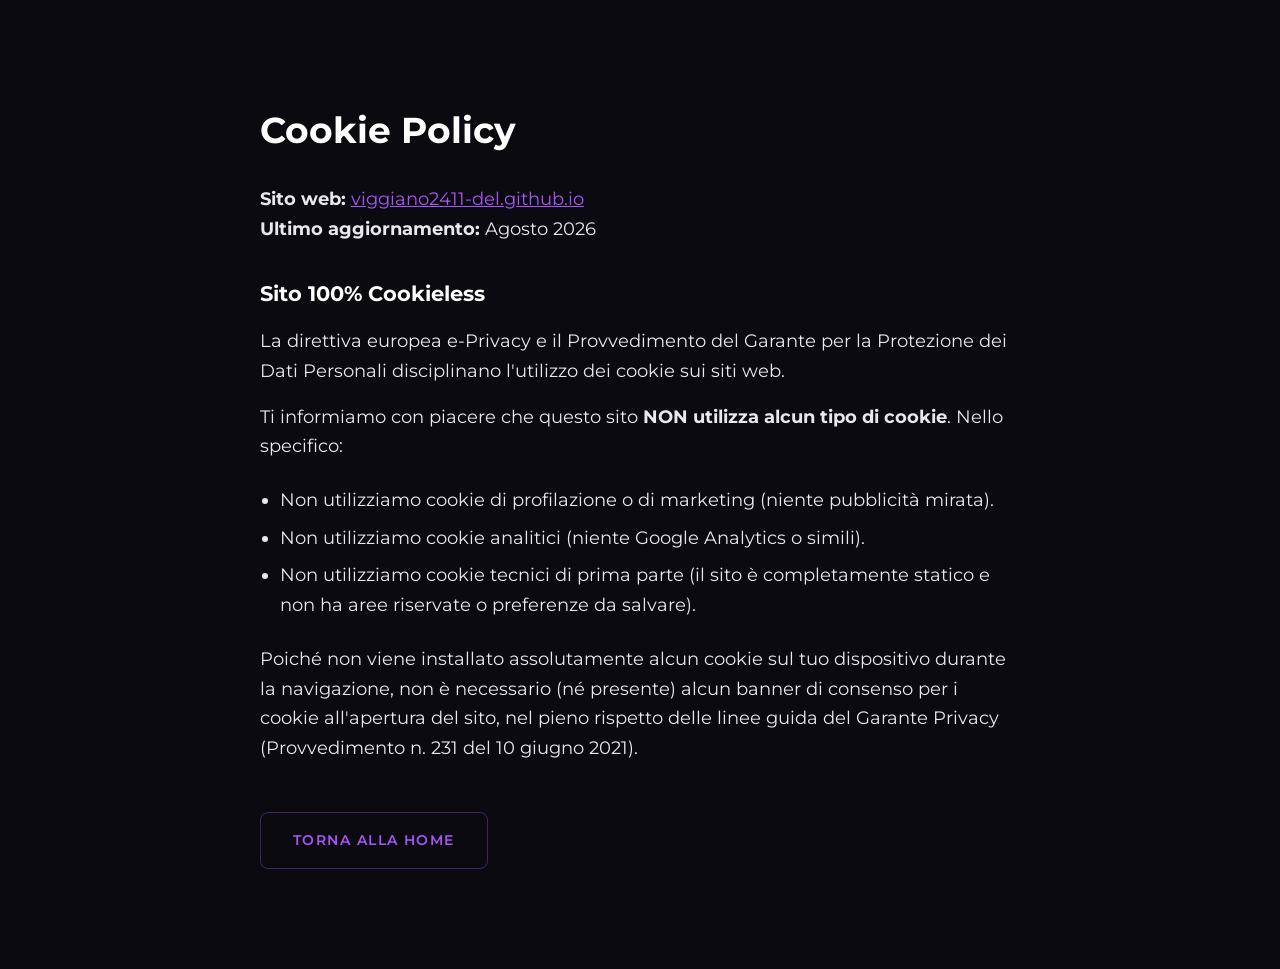
<file: cookie.html>
<!DOCTYPE html>
<html lang="it">
<head>
  <meta charset="UTF-8">
  <meta name="viewport" content="width=device-width, initial-scale=1.0">
  <title>Cookie Policy - Luigi Viggiano</title>
  <meta name="description" content="Cookie Policy del sito portfolio di Luigi Viggiano">
    <link rel="preconnect" href="https://fonts.googleapis.com">
  <link rel="preconnect" href="https://fonts.gstatic.com" crossorigin>
  <link rel="stylesheet" href="css/style.css?v=6">
  <link rel="icon" type="image/webp" href="favicon.webp">

  <!-- Schema.org per Personal Branding -->
  <script type="application/ld+json">
  {
    "@context": "https://schema.org",
    "@type": "Person",
    "name": "Luigi Viggiano",
    "jobTitle": "UI/UX Designer",
    "url": "https://viggiano2411-del.github.io/",
    "sameAs": [
      "https://www.linkedin.com/in/luigi-viggiano/",
      "https://www.behance.net/luigiviggiano"
    ]
  }
  </script>
</head>
<body>
  <div class="container" style="padding: 100px 20px; max-width: 800px;">
    <h1 style="margin-bottom: 24px; color: var(--fg);">Cookie Policy</h1>
    
    <div style="color: var(--text); line-height: 1.65; font-size: 1rem;">
      <p style="margin-bottom: 24px;"><strong>Sito web:</strong> <a href="https://viggiano2411-del.github.io" style="color: var(--accent2);">viggiano2411-del.github.io</a><br>
      <strong>Ultimo aggiornamento:</strong> Agosto 2026</p>

      <h3 style="color: var(--fg); margin-top: 32px; margin-bottom: 16px;">Sito 100% Cookieless</h3>
      <p style="margin-bottom: 16px;">La direttiva europea e-Privacy e il Provvedimento del Garante per la Protezione dei Dati Personali disciplinano l'utilizzo dei cookie sui siti web.</p>
      
      <p style="margin-bottom: 24px;">Ti informiamo con piacere che questo sito <strong>NON utilizza alcun tipo di cookie</strong>. Nello specifico:</p>

      <ul style="margin-bottom: 24px; margin-left: 20px;">
        <li style="margin-bottom: 8px;">Non utilizziamo cookie di profilazione o di marketing (niente pubblicità mirata).</li>
        <li style="margin-bottom: 8px;">Non utilizziamo cookie analitici (niente Google Analytics o simili).</li>
        <li style="margin-bottom: 8px;">Non utilizziamo cookie tecnici di prima parte (il sito è completamente statico e non ha aree riservate o preferenze da salvare).</li>
      </ul>

      <p style="margin-bottom: 24px;">Poiché non viene installato assolutamente alcun cookie sul tuo dispositivo durante la navigazione, non è necessario (né presente) alcun banner di consenso per i cookie all'apertura del sito, nel pieno rispetto delle linee guida del Garante Privacy (Provvedimento n. 231 del 10 giugno 2021).</p>
      
      <div style="margin-top: 48px;">
        <a href="index.html" class="btn btn-ghost">Torna alla Home</a>
      </div>
    </div>
  </div>
</body>
</html>
</file>
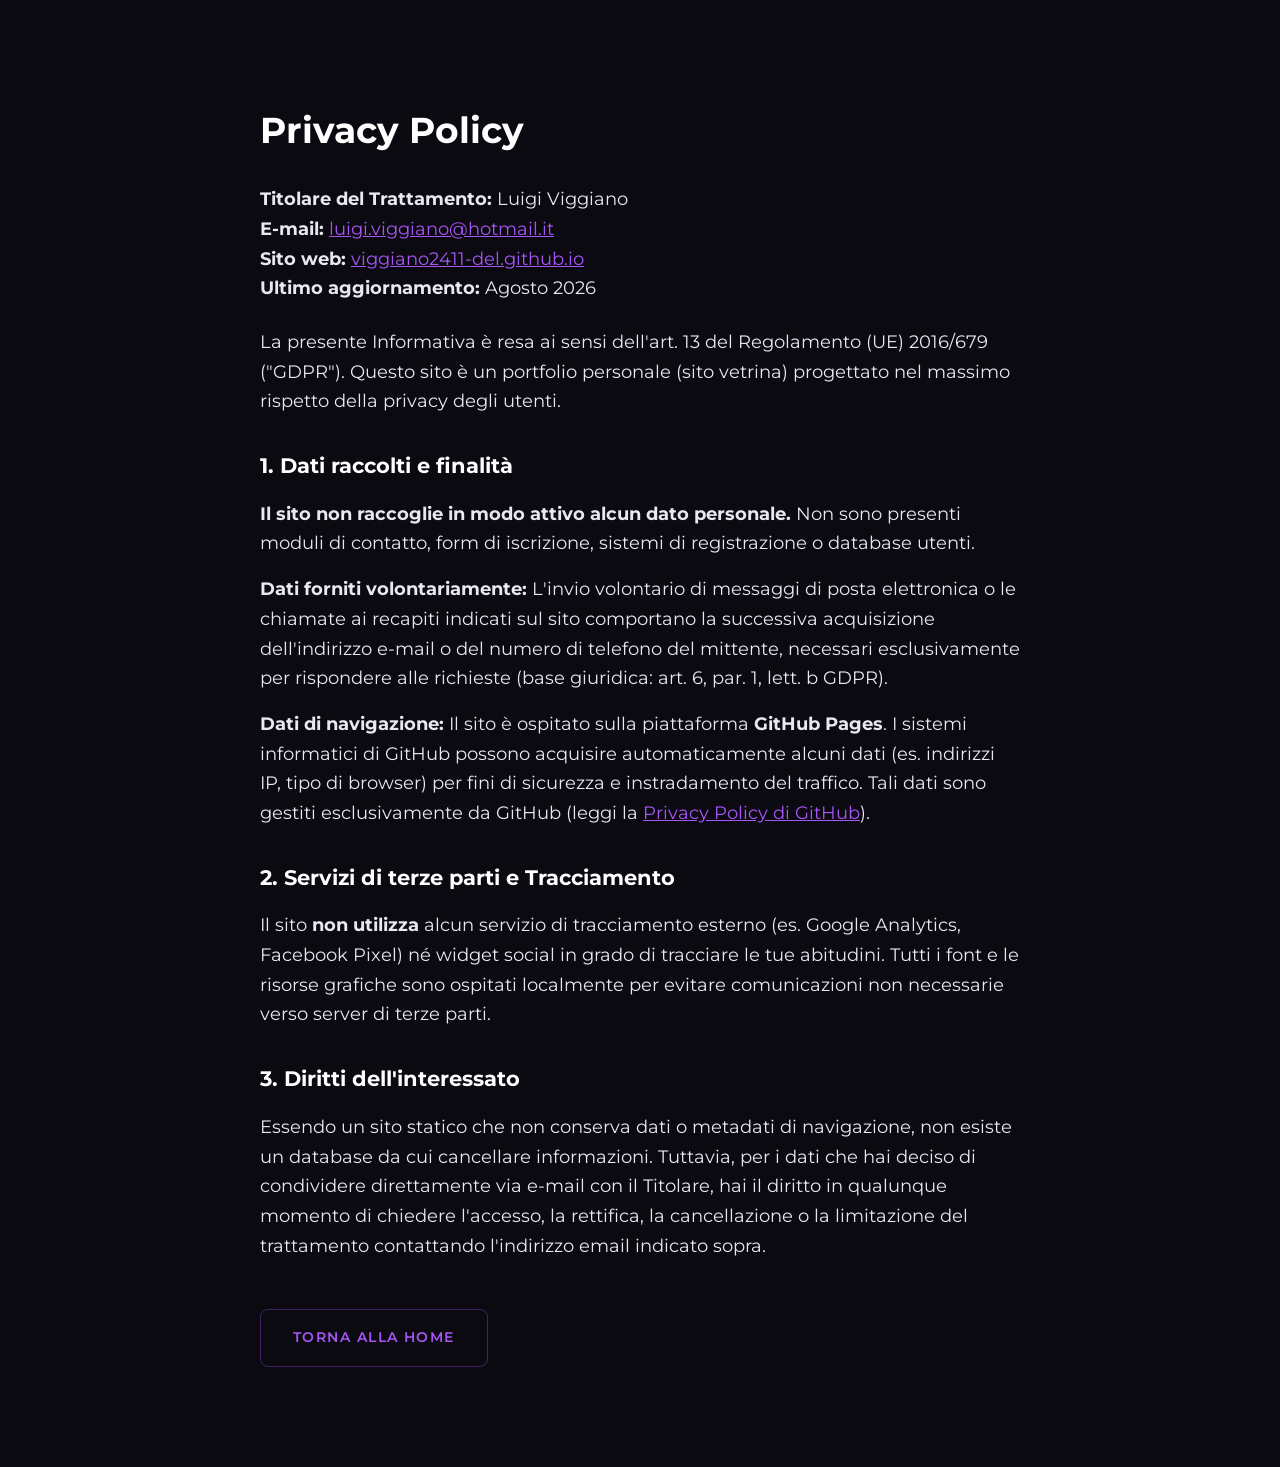
<file: privacy.html>
<!DOCTYPE html>
<html lang="it">
<head>
  <meta charset="UTF-8">
  <meta name="viewport" content="width=device-width, initial-scale=1.0">
  <title>Privacy Policy - Luigi Viggiano</title>
  <meta name="description" content="Privacy Policy del sito portfolio di Luigi Viggiano">
    <link rel="preconnect" href="https://fonts.googleapis.com">
  <link rel="preconnect" href="https://fonts.gstatic.com" crossorigin>
  <link rel="stylesheet" href="css/style.css?v=6">
  <link rel="icon" type="image/webp" href="favicon.webp">

  <!-- Schema.org per Personal Branding -->
  <script type="application/ld+json">
  {
    "@context": "https://schema.org",
    "@type": "Person",
    "name": "Luigi Viggiano",
    "jobTitle": "UI/UX Designer",
    "url": "https://viggiano2411-del.github.io/",
    "sameAs": [
      "https://www.linkedin.com/in/luigi-viggiano/",
      "https://www.behance.net/luigiviggiano"
    ]
  }
  </script>
</head>
<body>
  <div class="container" style="padding: 100px 20px; max-width: 800px;">
    <h1 style="margin-bottom: 24px; color: var(--fg);">Privacy Policy</h1>
    
    <div style="color: var(--text); line-height: 1.65; font-size: 1rem;">
      <p style="margin-bottom: 24px;"><strong>Titolare del Trattamento:</strong> Luigi Viggiano<br>
      <strong>E-mail:</strong> <a href="mailto:luigi.viggiano@hotmail.it" style="color: var(--accent2);">luigi.viggiano@hotmail.it</a><br>
      <strong>Sito web:</strong> <a href="https://viggiano2411-del.github.io" style="color: var(--accent2);">viggiano2411-del.github.io</a><br>
      <strong>Ultimo aggiornamento:</strong> Agosto 2026</p>

      <p style="margin-bottom: 24px;">La presente Informativa è resa ai sensi dell'art. 13 del Regolamento (UE) 2016/679 ("GDPR"). Questo sito è un portfolio personale (sito vetrina) progettato nel massimo rispetto della privacy degli utenti.</p>

      <h3 style="color: var(--fg); margin-top: 32px; margin-bottom: 16px;">1. Dati raccolti e finalità</h3>
      <p style="margin-bottom: 16px;"><strong>Il sito non raccoglie in modo attivo alcun dato personale.</strong> Non sono presenti moduli di contatto, form di iscrizione, sistemi di registrazione o database utenti.</p>
      
      <p style="margin-bottom: 16px;"><strong>Dati forniti volontariamente:</strong> L'invio volontario di messaggi di posta elettronica o le chiamate ai recapiti indicati sul sito comportano la successiva acquisizione dell'indirizzo e-mail o del numero di telefono del mittente, necessari esclusivamente per rispondere alle richieste (base giuridica: art. 6, par. 1, lett. b GDPR).</p>

      <p style="margin-bottom: 24px;"><strong>Dati di navigazione:</strong> Il sito è ospitato sulla piattaforma <strong>GitHub Pages</strong>. I sistemi informatici di GitHub possono acquisire automaticamente alcuni dati (es. indirizzi IP, tipo di browser) per fini di sicurezza e instradamento del traffico. Tali dati sono gestiti esclusivamente da GitHub (leggi la <a href="https://docs.github.com/en/site-policy/privacy-policies/github-privacy-statement" target="_blank" style="color: var(--accent2);">Privacy Policy di GitHub</a>).</p>

      <h3 style="color: var(--fg); margin-top: 32px; margin-bottom: 16px;">2. Servizi di terze parti e Tracciamento</h3>
      <p style="margin-bottom: 24px;">Il sito <strong>non utilizza</strong> alcun servizio di tracciamento esterno (es. Google Analytics, Facebook Pixel) né widget social in grado di tracciare le tue abitudini. Tutti i font e le risorse grafiche sono ospitati localmente per evitare comunicazioni non necessarie verso server di terze parti.</p>

      <h3 style="color: var(--fg); margin-top: 32px; margin-bottom: 16px;">3. Diritti dell'interessato</h3>
      <p>Essendo un sito statico che non conserva dati o metadati di navigazione, non esiste un database da cui cancellare informazioni. Tuttavia, per i dati che hai deciso di condividere direttamente via e-mail con il Titolare, hai il diritto in qualunque momento di chiedere l'accesso, la rettifica, la cancellazione o la limitazione del trattamento contattando l'indirizzo email indicato sopra.</p>
      
      <div style="margin-top: 48px;">
        <a href="index.html" class="btn btn-ghost">Torna alla Home</a>
      </div>
    </div>
  </div>
</body>
</html>
</file>
<file: css/style.css>
@import url("fonts.css");

*, *::before, *::after { box-sizing: border-box; margin: 0; padding: 0; }

    :root {
      /* colors */
      --bg:       #0b0a10;
      --surface:  #13111c;
      --surface2: #1d1b28;
      --border:   #2d293e;
      --accent:   #7c3aed;
      --accent2:  #a855f7;
      --glow:     rgba(124,58,237,.3);
      --text:     #e8e8f0;
      --muted:    #A3A3C2;
      --fg:       #ffffff;

      /* typography */
      --font-head: 'Syne', sans-serif;
      --font-body: 'Montserrat', sans-serif;
      --tracking-wide: .08em;  /* labels, tags, buttons */
      --tracking-tight: -.03em; /* headings */

      /* spacing scale: 4 8 16 24 32 48 64 96 */
      --s1: 4px;
      --s2: 8px;
      --s3: 16px;
      --s4: 24px;
      --s5: 32px;
      --s6: 48px;
      --s7: 64px;
      --s8: 96px;

      /* shape */
      --radius:    16px;
      --radius-sm: 8px;

      /* z-index layers */
      --z-base:    1;
      --z-nav:     100;
      --z-panel:   200;
      --z-close:   210;
    }

    html { scroll-behavior: smooth; font-size: 112.5%; }

    body {
      background: var(--bg);
      color: var(--text);
      font-family: var(--font-body);
      line-height: 1.7;
      overflow-x: hidden;
    }

    ::-webkit-scrollbar { width: 5px; }
    ::-webkit-scrollbar-track { background: var(--bg); }
    ::-webkit-scrollbar-thumb { background: var(--accent); border-radius: 3px; }

    /* layout */
    .container { width: 100%; max-width: 1120px; margin: 0 auto; padding: 0 var(--s5); }
    .section    { padding: clamp(6rem, 12vw, 10rem) 0; }

    /* tag pill */
    .tag {
      display: inline-block;
      font-size: 0.75rem;
      font-weight: 500;
      letter-spacing: 0.1em;
      text-transform: uppercase;
      padding: var(--s1) var(--s2);
      border-radius: var(--s1);
      background: rgba(124,58,237,.15);
      color: var(--accent2);
      border: 1px solid rgba(168,85,247,.2);
    }

    /* buttons */
    .btn {
      display: inline-flex;
      align-items: center;
      gap: var(--s2);
      font-family: var(--font-body);
      font-size: 0.8rem;
      font-weight: 600;
      letter-spacing: 0.1em;
      text-transform: uppercase;
      padding: var(--s3) var(--s5);
      border-radius: var(--radius-sm);
      border: none;
      cursor: pointer;
      text-decoration: none;
      transition: box-shadow .25s ease, transform .25s ease, background .25s ease;
    }
    .btn-primary {
      background: linear-gradient(135deg, var(--accent), var(--accent2));
      color: #fff;
      box-shadow: 0 4px 24px var(--glow);
    }
    .btn-primary:hover {
      box-shadow: 0 6px 40px var(--glow);
    }
    .btn-ghost {
      background: transparent;
      color: var(--accent2);
      border: 1px solid rgba(168,85,247,.35);
    }
    .btn-ghost:hover {
      background: rgba(124,58,237,.1);
      border-color: var(--accent2);
    }

    /* fade-up animation */
    @keyframes fadeUp {
      from { opacity: 0; transform: translateY(24px); }
      to   { opacity: 1; transform: translateY(0); }
    }
    .fade-up { opacity: 0; animation: fadeUp .6s ease forwards; }
    .delay-1 { animation-delay: .1s; }
    .delay-2 { animation-delay: .2s; }
    .delay-3 { animation-delay: .3s; }


    /* ── nav ── */
    nav {
      position: fixed;
      top: 0; left: 0; right: 0;
      z-index: var(--z-nav);
      padding: var(--s3) 0;
      background: rgba(10,10,15,.85);
      backdrop-filter: blur(16px);
      -webkit-backdrop-filter: blur(16px);
      border-bottom: 1px solid var(--border);
    }
    .nav-inner {
      display: flex;
      align-items: center;
      justify-content: space-between;
      gap: var(--s4);
    }
    .nav-logo {
      font-family: var(--font-head);
      font-weight: 700;
      font-size: 1rem;
      color: #fff;
      text-decoration: none;
      letter-spacing: -0.03em;
      flex-shrink: 0;
      text-transform: uppercase;
    }

    /* desktop links */
    .nav-links {
      display: flex;
      gap: var(--s5);
      list-style: none;
      margin: 0 auto;
    }
    .nav-links a {
      font-size: 0.89rem;
      color: var(--muted);
      text-decoration: none;
      transition: color .2s;
    }
    .nav-links a:hover { color: #fff; }

    /* nav CTA */
    .nav-cta { flex-shrink: 0; }

    /* ── hamburger button ── */
    .nav-hamburger {
      display: none;
      flex-direction: column;
      justify-content: center;
      align-items: center;
      gap: 5px;
      width: 44px;
      height: 44px;
      background: none;
      border: none;
      cursor: pointer;
      padding: 0;
      border-radius: var(--radius-sm);
      transition: background .2s;
      flex-shrink: 0;
    }
    .nav-hamburger:hover { background: rgba(255,255,255,.06); }
    .nav-hamburger:focus-visible {
      outline: 2px solid var(--accent2);
      outline-offset: 2px;
    }
    .nav-hamburger span {
      display: block;
      width: 22px;
      height: 2px;
      background: #fff;
      border-radius: 2px;
      transition: transform .25s cubic-bezier(.4,0,.2,1),
                  opacity  .25s cubic-bezier(.4,0,.2,1);
      transform-origin: center;
    }
    /* active state: top → /, middle → hidden, bottom → \ */
    .nav-hamburger[aria-expanded="true"] span:nth-child(1) {
      transform: translateY(7px) rotate(45deg);
    }
    .nav-hamburger[aria-expanded="true"] span:nth-child(2) {
      opacity: 0;
      transform: scaleX(0);
    }
    .nav-hamburger[aria-expanded="true"] span:nth-child(3) {
      transform: translateY(-7px) rotate(-45deg);
    }

    /* ── mobile menu overlay ── */
    .nav-mobile {
      display: none;
      position: fixed;
      inset: 0;
      top: 57px; /* nav height */
      background: rgba(6,6,10,.97);
      backdrop-filter: blur(24px);
      -webkit-backdrop-filter: blur(24px);
      z-index: calc(var(--z-nav) - 1);
      padding: var(--s6) var(--s4);
      flex-direction: column;
      gap: var(--s2);
      overflow-y: auto;
    }
    .nav-mobile.open {
      display: flex;
      animation: mobileMenuIn .25s cubic-bezier(.22,1,.36,1) forwards;
    }
    @keyframes mobileMenuIn {
      from { opacity: 0; transform: translateY(-8px); }
      to   { opacity: 1; transform: translateY(0); }
    }
    /* nav links — solo i link di navigazione, NON il bottone CTA */
    .nav-mobile-link {
      display: block;
      font-size: 0.89rem;
      color: var(--muted);
      text-decoration: none;
      padding: var(--s3) 0;
      border-bottom: 1px solid var(--border);
      transition: color .2s;
    }
    .nav-mobile-link:last-of-type { border-bottom: none; }
    .nav-mobile-link:hover { color: #fff; }

    /* CTA — stesso .btn.btn-primary della navbar desktop, full-width */
    .nav-mobile .nav-mobile-cta {
      margin-top: var(--s4);
    }
    .nav-mobile .nav-mobile-cta .btn {
      display: flex;
      width: 100%;
      justify-content: center;
    }


    /* hero */
    #hero {
      min-height: 100vh;
      display: flex;
      align-items: center;
      position: relative;
      overflow: hidden;
      padding-top: 140px;
    }
    .hero-bg {
      position: absolute; inset: 0; pointer-events: none;
      background:
        radial-gradient(ellipse 80% 55% at 50% -5%, rgba(124,58,237,.28) 0%, transparent 65%),
        radial-gradient(ellipse 45% 35% at 80% 65%, rgba(168,85,247,.1) 0%, transparent 60%);
    }
    .hero-grid {
      position: absolute; inset: 0; pointer-events: none;
      background-image:
        linear-gradient(var(--border) 1px, transparent 1px),
        linear-gradient(90deg, var(--border) 1px, transparent 1px);
      background-size: 64px 64px;
      mask-image: radial-gradient(ellipse 80% 70% at 50% 0%, black 30%, transparent 80%);
    }
    .hero-content {
      position: relative;
      z-index: var(--z-base);
      text-align: center;
      max-width: 720px;
      margin: 0 auto;
    }
    .hero-eyebrow {
      font-size: 0.9rem;
      font-weight: 500;
      letter-spacing: 0.1em;
      text-transform: uppercase;
      color: var(--accent2);
      margin-bottom: var(--s5);
      display: flex;
      align-items: center;
      justify-content: center;
      gap: var(--s3);
    }
    .hero-eyebrow span.line { display: inline-block; width: 32px; height: 1px; background: var(--accent2); opacity: .4; }
    .hero-title {
      font-family: var(--font-head);
      font-size: clamp(3.5rem, 8.75vw, 6.5rem);
      font-weight: 800;
      line-height: 1.0;
      letter-spacing: -0.03em;
      color: #fff;
      margin-bottom: var(--s5);
      text-transform: uppercase;
      display: flex;
      flex-direction: column;
      align-items: center;
    }
    .hero-title span {
      /* Correzione ottica: bilancia il peso della 'L' spostando LUIGI leggermente a destra */
      transform: translateX(1.5%);
    }
    .hero-title em {
      font-style: normal;
      background: linear-gradient(135deg, var(--accent), var(--accent2) 55%, #e879f9);
      -webkit-background-clip: text;
      -webkit-text-fill-color: transparent;
      background-clip: text;
    }
    .hero-sub {
      font-size: 0.95rem;
      color: var(--muted);
      max-width: 520px;
      margin: 0 auto var(--s6);
      line-height: 1.75;
    }
    .hero-sub strong {
      font-size: 1.11rem;
      font-weight: 600;
      color: #fff;
      display: block;
      margin-bottom: var(--s2);
    }
    .hero-cta { display: flex; gap: var(--s3); justify-content: center; flex-wrap: wrap; }
    .hero-scroll {
      position: absolute;
      bottom: var(--s5);
      left: 50%;
      transform: translateX(-50%);
      display: flex;
      flex-direction: column;
      align-items: center;
      gap: var(--s2);
      font-size: 0.65rem;
      letter-spacing: 0.1em;
      text-transform: uppercase;
      color: var(--muted);
    }
    .scroll-line {
      width: 1px;
      height: 40px;
      background: linear-gradient(to bottom, var(--accent2), transparent);
      animation: scrollPulse 2s ease infinite;
    }
    @keyframes scrollPulse {
      0%, 100% { opacity: .25; transform: scaleY(.8); }
      50%       { opacity: .8;  transform: scaleY(1); }
    }


    /* section headers */
    .section-header  { text-align: center; margin-bottom: var(--s7); }
    .section-label   { font-size: 0.9rem; letter-spacing: 0.1em; text-transform: uppercase; color: var(--accent2); font-weight: 600; margin-bottom: var(--s2); }
    .section-title   { font-family: var(--font-body); font-size: clamp(2.5rem, 6vw, 3.8rem); font-weight: 700; letter-spacing: -0.03em; color: #fff; line-height: 1.1; margin-bottom: var(--s3); }
    .section-desc    { font-size: 0.95rem; color: var(--muted); max-width: 560px; margin: 0 auto; line-height: 1.65; text-wrap: balance; }


    /* focus-visible */
    a:focus-visible, button:focus-visible, [tabindex="0"]:focus-visible {
      outline: 2px solid var(--accent2);
      outline-offset: 2px;
      border-radius: var(--radius-sm);
    }
    .project-card:focus-visible {
      border-color: var(--accent2);
      box-shadow: 0 0 0 2px var(--accent2);
    }

    /* ── filtri progetti ── */
    .project-filters {
      display: flex; gap: var(--s2); justify-content: center;
      margin-bottom: var(--s4);
      flex-wrap: wrap; padding: 0 var(--s4);
    }
    .filter-btn {
      background: transparent; border: 1px solid var(--border);
      color: var(--muted); border-radius: 20px;
      padding: 6px 14px; font-size: 0.78rem; font-weight: 600;
      cursor: pointer; transition: all .3s ease;
    }
    .filter-btn:hover { 
      color: var(--fg); 
      border-color: var(--accent2); 
      box-shadow: 0 0 10px rgba(168, 85, 247, 0.4); 
    }
    .filter-btn.active { 
      background: var(--accent); 
      color: #fff; 
      border-color: var(--accent); 
      box-shadow: 0 0 15px rgba(124, 58, 237, 0.5); 
    }
    .project-card.hidden { display: none !important; }

    /* ── progetti slider ── */
    #progetti .section-header { margin-bottom: var(--s5); }

    .projects-slider-wrap {
      position: relative;
      padding: var(--s3) 0 var(--s5);
    }

    /* frecce */
    .projects-arrow {
      position: absolute;
      top: 50%; transform: translateY(-50%);
      z-index: 10;
      width: 44px; height: 44px;
      border-radius: 50%;
      background: rgba(10,10,15,.85);
      border: 1px solid rgba(255,255,255,.14);
      color: #fff; font-size: 1rem;
      display: flex; align-items: center; justify-content: center;
      cursor: pointer;
      transition: background .2s, transform .2s, opacity .2s;
      backdrop-filter: blur(8px);
      -webkit-backdrop-filter: blur(8px);
      user-select: none;
    }
    .projects-arrow:hover { background: rgba(124,58,237,.5); transform: translateY(-50%); }
    .projects-arrow:disabled { opacity: .25; pointer-events: none; }
    .projects-arrow--prev { left: var(--s3); }
    .projects-arrow--next { right: var(--s3); }

    /* track */
    .projects-slider-track {
      display: flex;
      gap: var(--s4);
      overflow-x: auto;
      scroll-snap-type: x mandatory;
      scroll-behavior: smooth;
      -webkit-overflow-scrolling: touch;
      scrollbar-width: none;
      padding: var(--s2) 4px;
    }
    .projects-slider-track::-webkit-scrollbar { display: none; }

    /* dots */
    .projects-dots {
      display: flex;
      justify-content: center;
      gap: 16px;
      margin-top: var(--s5);
    }
    .projects-dot {
      width: 6px; height: 6px;
      border-radius: 4px; /* pill shape */
      background: rgba(255,255,255,.2);
      border: none; cursor: pointer; padding: 0;
      transition: width .3s cubic-bezier(0.25, 1, 0.5, 1), background .3s;
      position: relative;
    }
    .projects-dot::after {
      content: '';
      position: absolute;
      inset: -16px;
    }
    .projects-dot.active {
      background: var(--accent2);
      width: 24px;
    }


    /* ── project card ── */
    .project-card {
      scroll-margin-top: 120px;
      scroll-margin-left: 24px;
      flex: 0 0 300px;
      scroll-snap-align: start;
      background: var(--surface);
      border: 1px solid var(--border);
      border-radius: var(--radius);
      overflow: hidden;
      display: flex;
      flex-direction: column;
      transition: transform .3s ease, border-color .3s ease, box-shadow .3s ease;
      user-select: none;
      cursor: pointer;
    }
    .project-card:hover {
      border-color: rgba(124,58,237,.4);
      box-shadow: 0 16px 48px rgba(0,0,0,.5);
    }

    .project-thumb {
      width: 100%;
      aspect-ratio: 16/9;
      position: relative;
      overflow: hidden;
      background: var(--surface2);
      flex-shrink: 0;
    }
    .project-thumb img {
      width: 100%; height: 100%;
      object-fit: cover;
      display: block;
      transition: transform .4s ease;
    }
    /* .project-card:hover .project-thumb img { transform: scale(1.04); } */
    .project-thumb::after {
      content: '';
      position: absolute; inset: 0;
      background: linear-gradient(to bottom, transparent 50%, rgba(10,10,15,.6));
    }
    .project-thumb--game     { background: linear-gradient(160deg, #12123a, #2d1b69); }
    .project-thumb--energy   { background: linear-gradient(140deg, #0b2218, #1e5c38); }
    .project-thumb--nature   { background: linear-gradient(110deg, #0d2b1f, #2a6b4a); }
    .project-thumb--social   { background: linear-gradient(150deg, #1a1040, #3b1575); }
    .project-thumb--night    { background: linear-gradient(125deg, #08080f, #1c1050); }
    .project-thumb--flame    { background: linear-gradient(145deg, #0a1a2e, #1a3a5c); }
    .project-thumb--research { background: linear-gradient(135deg, #0f0a2a, #1e0f4a); }
    .project-thumb--memory   { background: linear-gradient(150deg, #2a1640, #5c1f4a); }
    .project-thumb--cards    { background: linear-gradient(160deg, #161038, #3a1a5e); }
    .project-thumb--signsync { background: linear-gradient(155deg, #14123a, #3a2a6e); }
    .project-thumb--tvtime   { background: linear-gradient(140deg, #170f35, #4c1d6e); }
    .thumb-icon { width: 48px; height: 48px; color: rgba(168,85,247,.45); position: absolute; top: 50%; left: 50%; transform: translate(-50%,-50%); }

    .project-info  { padding: var(--s3) var(--s4) var(--s4); display: flex; flex-direction: column; gap: 8px; }
    .project-category { font-size: 0.7rem; font-weight: 700; letter-spacing: 0.1em; text-transform: uppercase; color: var(--accent2); order: 0; }
    .project-tags  { display: flex; gap: var(--s2); flex-wrap: wrap; order: 3; margin-top: 4px; }
    .project-name  { font-size: 0.89rem; font-weight: 700; color: #fff; line-height: 1.2; order: 1; }
    .project-desc  { font-size: 0.9rem; color: var(--text); line-height: 1.55; order: 2; }


    .cs-hero-tag {
      font-size: 0.75rem; font-weight: 700;
      letter-spacing: 0.1em; text-transform: uppercase;
      color: var(--accent2);
      background: rgba(124,58,237,.2);
      border: 1px solid rgba(168,85,247,.3);
      padding: 4px 10px; border-radius: 4px;
    }

    /* header */
    .cs-header { margin-bottom: var(--s7); }
    .cs-label-row { display: flex; align-items: center; gap: var(--s2); margin-bottom: var(--s3); flex-wrap: wrap; }
    .cs-category { font-size: 0.75rem; font-weight: 700; letter-spacing: 0.1em; text-transform: uppercase; color: var(--accent2); }
    .cs-dot { width: 3px; height: 3px; border-radius: 50%; background: var(--muted); }
    .cs-year { font-size: 0.75rem; color: var(--muted); }
    /* Utility class for chapter images (replaces inline styles) */
    .cs-img {
      max-width: 100%;
      height: auto;
      border-radius: 1.5rem;
      display: block;
    }
    .cs-img--shadow { box-shadow: 0 10px 40px rgba(0,0,0,0.5); }

    .cs-title {
      font-size: clamp(2.4rem, 6vw, 3.6rem); font-weight: 700; color: #fff;
      letter-spacing: -0.03em; line-height: 1.0; margin-bottom: var(--s4);
    }
    .cs-subtitle { font-size: 1rem; color: var(--text); line-height: 1.7; max-width: 600px; margin-bottom: var(--s4); }
    .cs-role { display: flex; flex-wrap: wrap; gap: var(--s2); }

    /* ── capitoli impilati: immagine sopra, testo sotto ── */
    
    /* CASE STUDY INTRO SPLIT LAYOUT */
    .cs-intro {
      display: grid;
      grid-template-columns: 1fr 1fr;
      gap: var(--s6);
      align-items: center;
      margin-bottom: clamp(4rem, 10vw, 8rem);
    }
    .cs-intro-text {
      display: flex;
      flex-direction: column;
    }
    .cs-intro-image {
      border-radius: var(--radius);
      overflow: hidden;
      box-shadow: 0 10px 40px rgba(0,0,0,0.5);
    }
    .cs-intro-image img {
      width: 100%;
      height: auto;
      display: block;
      object-fit: cover;
      aspect-ratio: 4/3;
    }
    
    .cs-chapter {
      display: flex;
      flex-direction: column;
      gap: var(--s5);
      padding: var(--s7) 0;
    }
    .cs-chapter + .cs-chapter {
      border-top: 1px solid var(--border);
    }

    .cs-chapter-text   { order: 2; }
    .cs-chapter-visual { order: 1; }

    /* rimuovo le regole pari/dispari — non più affiancati */

    .cs-chapter-num {
      font-size: 0.75rem; font-weight: 700;
      letter-spacing: .12em; text-transform: uppercase;
      color: var(--accent2); margin-bottom: var(--s2);
    }
    /* slide eyebrow — replaces numbered chapters (01, 02...) with a named label */
    .cs-chapter-eyebrow {
      font-family: var(--font-body);
      font-size: 0.9rem; font-weight: 700;
      letter-spacing: .12em; text-transform: uppercase;
      color: var(--accent2); margin-bottom: var(--s2);
    }
    .cs-chapter-label {
      font-family: var(--font-head);
      font-size: clamp(1.5rem, 3.4vw, 2.1rem); font-weight: 700; color: #fff;
      line-height: 1.12; margin-bottom: var(--s3);
      letter-spacing: -0.03em;
      text-transform: uppercase;
    }
    .cs-chapter-body { font-size: 1rem; color: var(--text); line-height: 1.65; }
    .cs-chapter-body + .cs-chapter-body { margin-top: 8px; }

    /* Icon-based lists for contributions / process */
    .cs-icon-list {
      list-style: none;
      padding: 0;
      margin: 1rem 0 2rem 0;
      display: grid;
      grid-template-columns: 1fr 1fr;
      gap: 0.75rem 2rem;
    }
    .cs-icon-list li {
      display: flex;
      align-items: center;
      gap: 0.6rem;
      color: var(--text);
      font-size: 0.95rem;
    }
    .cs-icon-list li i {
      font-size: 1.3rem;
      color: var(--accent, #a78bfa);
      flex-shrink: 0;
    }
    .cs-chapter-note {
      margin-top: var(--s4); font-size: 0.8rem;
      color: var(--accent2); font-style: italic; opacity: .8;
    }

    .cs-chapter-img {
      width: 100%; border-radius: var(--radius-sm);
      overflow: hidden; background: var(--surface2);
      border: 1px solid var(--border);
    }
    .cs-chapter-img img { width: 100%; height: auto; display: block; }
    .cs-chapter-caption {
      padding: var(--s2) var(--s3);
      font-size: 0.8rem; color: var(--muted);
      border-top: 1px solid var(--border);
    }

    .cs-chapter-placeholder {
      width: 100%; aspect-ratio: 4/3;
      border-radius: var(--radius-sm);
      border: 1px dashed rgba(168,85,247,.2);
      background: rgba(124,58,237,.04);
      display: flex; flex-direction: column;
      align-items: center; justify-content: center;
      gap: var(--s2); color: var(--muted);
      font-size: 0.75rem; text-align: center; padding: var(--s4);
    }
    .cs-chapter-placeholder svg { opacity: .3; }

    /* stats */
    .cs-stats-row {
      display: grid;
      grid-template-columns: repeat(auto-fit, minmax(130px, 1fr));
      gap: var(--s3); margin: var(--s7) 0;
    }
    .cs-stat {
      background: rgba(124,58,237,.07);
      border: 1px solid rgba(168,85,247,.12);
      border-radius: var(--radius-sm);
      padding: var(--s4) var(--s3); text-align: center;
    }
    .cs-stat-value { font-size: 1.56rem; font-weight: 700; color: var(--accent2); line-height: 1; margin-bottom: 4px; }
    .cs-stat-label { font-size: 0.85rem; color: var(--text); }

    
    /* contact cards */
    .contact-box {
      display: grid;
      grid-template-columns: repeat(auto-fit, minmax(280px, 1fr));
      gap: var(--s4);
      margin-top: var(--s5);
    }
    .contact-card {
      background: rgba(124,58,237,.05);
      border: 1px solid rgba(168,85,247,.14);
      border-radius: var(--radius-sm);
      padding: var(--s5);
      text-align: center;
      transition: border-color .25s ease, transform .25s ease;
      display: flex;
      flex-direction: column;
      align-items: center;
    }
    .contact-card:hover {
      border-color: rgba(168,85,247,.4);
      
    }
    .contact-icon {
      font-size: 2.5rem;
      color: var(--accent2);
      margin-bottom: var(--s3);
    }
    .contact-label {
      font-size: 1.2rem;
      font-weight: 700;
      color: #fff;
      margin-bottom: var(--s2);
    }
    .contact-hint {
      font-size: 0.95rem;
      color: var(--text);
      line-height: 1.5;
      margin-bottom: var(--s4);
      flex-grow: 1;
    }
    .contact-link {
      font-family: var(--font-head);
      font-size: 1.1rem;
      font-weight: 700;
      color: var(--accent2);
      text-decoration: none;
      transition: color .25s ease;
    }
    .contact-link:hover {
      color: #fff;
    }
\n    /* cta */
    .cs-footer { padding-top: var(--s6); }
    .cs-link {
      display: inline-flex; align-items: center; gap: var(--s2);
      font-size: 0.8rem; font-weight: 600;
      letter-spacing: 0.1em; text-transform: uppercase;
      color: var(--accent2); text-decoration: none;
      border: 1px solid rgba(168,85,247,.25);
      border-radius: var(--radius-sm);
      padding: var(--s3) var(--s4);
      transition: background .2s, border-color .2s;
    }
    .cs-link:hover { background: rgba(124,58,237,.1); border-color: var(--accent2); }
    .cs-link svg { width: 13px; height: 13px; }

    /* ── point grid — for concept pillars, process steps, solution principles ── */
    .cs-point-grid {
      display: grid;
      grid-template-columns: repeat(auto-fit, minmax(170px, 1fr));
      gap: var(--s3);
      margin-top: var(--s4);
    }
    .cs-point-grid + .cs-point-grid { margin-top: var(--s3); }
    .cs-point-card {
      background: rgba(124,58,237,.05);
      border: 1px solid rgba(168,85,247,.14);
      border-radius: var(--radius-sm);
      padding: var(--s4);
      transition: border-color .25s ease, transform .25s ease;
    }
    .cs-point-title {
      font-size: 1.35rem; font-weight: 700; color: var(--accent2);
      letter-spacing: -0.02em; margin-bottom: 12px; line-height: 1.2;
    }
    .cs-point-desc { font-size: 0.85rem; color: var(--text); line-height: 1.6; }

    /* ── gallery grid ── */
    .cs-gallery-grid {
      display: grid;
      grid-template-columns: repeat(auto-fit, minmax(220px, 1fr));
      gap: var(--s3);
      margin-top: var(--s4);
    }
    .cs-gallery-grid .cs-chapter-img,
    .cs-gallery-grid .cs-chapter-placeholder { height: 100%; }
    .cs-gallery-grid .cs-chapter-placeholder { aspect-ratio: 1/1; }

    /* mobile: padding ridotto */
    @media (max-width: 40em) {   /* 640px */
      
    /* CASE STUDY INTRO SPLIT LAYOUT */
    .cs-intro {
      display: flex;
      flex-direction: column;
      gap: var(--s5);
      align-items: center;
      margin-bottom: clamp(4rem, 10vw, 8rem);
    }
    .cs-intro-text {
      display: flex;
      flex-direction: column;
    }
    .cs-intro-image {
      border-radius: var(--radius);
      overflow: hidden;
      box-shadow: 0 10px 40px rgba(0,0,0,0.5);
    }
    .cs-intro-image img {
      width: 100%;
      height: auto;
      display: block;
      object-fit: cover;
      aspect-ratio: 4/3;
    }
    
    .cs-chapter { gap: var(--s4); padding: var(--s5) 0; }
    }


    /* services */
    #servizi { background: radial-gradient(ellipse 60% 40% at 50% 50%, rgba(124,58,237,.05), transparent 70%); }
    .services-grid { display: grid; grid-template-columns: repeat(3, 1fr); gap: var(--s7); }

    .service-card {
      background: transparent;
      border: none;
      padding: 0;
      transition: transform .3s ease;
      position: relative;
      display: flex;
      flex-direction: column;
    }

    .service-icon {
      display: flex; align-items: center; justify-content: flex-start;
      margin-bottom: var(--s3);
      font-size: 2.2rem;
      color: var(--accent2);
    }
    .service-name { font-size: 0.95rem; font-weight: 700; color: #fff; margin-bottom: var(--s2); }
    .service-desc { font-size: 0.95rem; color: var(--text); line-height: 1.6; margin-bottom: var(--s4); flex: 1; }
    .service-cta { 
      font-size: 0.85rem; 
      font-weight: 600; 
      color: #fff; 
      background: var(--surface);
      border: 1px solid var(--border);
      border-radius: var(--radius-sm);
      padding: var(--s2) var(--s4);
      text-decoration: none; 
      display: inline-flex; 
      align-items: center; 
      gap: var(--s2); 
      transition: all .2s ease;
      margin-top: var(--s2);
    }
    .service-cta:hover { 
      background: var(--surface2);
      border-color: var(--accent2);
      gap: var(--s3); 
    }


    /* about */
    #about { background: var(--surface); border-top: 1px solid var(--border); border-bottom: 1px solid var(--border); }
    .about-grid { display: grid; grid-template-columns: 1fr 1.2fr; gap: var(--s7); align-items: center; }
    .about-visual {
      aspect-ratio: 4/5;
      background: linear-gradient(150deg, var(--surface2), #1a1a28);
      border-radius: var(--radius);
      border: 1px solid var(--border);
      display: flex; align-items: center; justify-content: center;
      position: relative; overflow: hidden;
    }
    .about-visual::before {
      content: '';
      position: absolute; inset: -32px;
      background: radial-gradient(circle at 50% 50%, rgba(124,58,237,.1), transparent 65%);
    }
    .about-bio { color: var(--text); font-size: 1rem; line-height: 1.65; }
    .about-bio p + p { margin-top: var(--s3); }

    .about-skills { margin-top: var(--s5); display: flex; flex-direction: column; gap: var(--s4); }
    .about-skill-group { display: flex; flex-direction: column; gap: var(--s2); }
    .about-skill-label { font-size: 0.75rem; font-weight: 700; letter-spacing: .1em; text-transform: uppercase; color: var(--accent2); }
    .about-skill-tags { display: flex; flex-wrap: wrap; gap: var(--s2); }

    /* ── simplified about layout: image one side, text the other ── */
    .about-grid--simple { display: grid; grid-template-columns: auto 1fr; gap: var(--s7); align-items: flex-start; max-width: 880px; margin: 0 auto; }
    .about-visual--simple { width: 260px; height: auto; flex-shrink: 0; overflow: visible; border-radius: 0; background: transparent; border: none; }
    .about-visual--simple::before { display: none; }
    .about-photo { width: 100%; height: 100%; display: flex; align-items: center; justify-content: center; border-radius: inherit; position: relative; z-index: 1; }
    .about-initials { font-family: var(--font-head); font-size: 2.2rem; font-weight: 800; color: var(--accent2); letter-spacing: -0.03em; text-transform: uppercase; }
    .about-text--simple { width: 100%; text-align: left; }
    .about-text--simple .about-bio { text-align: left; max-width: 520px; margin: 0; }
    .about-skills--simple { align-items: flex-start; }
    .about-skills--simple .about-skill-group { align-items: flex-start; }
    .about-skills--simple .about-skill-tags { justify-content: flex-start; }
    .about-cta--row { display: flex; gap: var(--s3); justify-content: flex-start; flex-wrap: wrap; }


    /* contact */
    #contatti { text-align: center; }
    .contact-layout-centered { 
      display: flex; flex-direction: column; gap: var(--s6); max-width: 720px; margin: 0 auto; text-align: left;
    }
    .contact-info-horizontal { display: flex; flex-direction: column; align-items: center; gap: var(--s3); margin-top: var(--s3); }
    @media (min-width: 48em) {   /* 768px */
      .contact-info-horizontal { flex-direction: row; justify-content: center; gap: var(--s6); }
    }
    .contact-form-container { 
      background: transparent;
      border: none;
      padding: 0;
    }
    .contact-form {
      width: 100%;
    }
    .form-row {
      display: grid;
      grid-template-columns: 1fr;
      gap: var(--s4);
    }
    @media (min-width: 48em) {   /* 768px */
      .form-row { grid-template-columns: 1fr 1fr; }
    }
    .form-group { margin-bottom: var(--s4); }
    .form-label {
      font-family: var(--font-body);
      font-size: 0.85rem;
      text-transform: uppercase;
      letter-spacing: 0.1em;
      font-weight: 600;
      color: #E4E4E7;
      display: block;
      margin-bottom: var(--s2);
    }
    .form-input, .form-textarea {
      width: 100%;
      background: #17171A;
      border: 1px solid rgba(255, 255, 255, 0.2);
      border-radius: var(--radius-sm);
      padding: 14px 18px;
      color: #fff;
      font-family: inherit;
      font-size: 1rem;
      transition: all 200ms ease;
      outline: none;
    }
    .form-input::placeholder, .form-textarea::placeholder {
      color: rgba(255, 255, 255, 0.35);
    }
    .form-input:focus, .form-textarea:focus {
      border-color: #fff;
      box-shadow: 0 0 0 2px rgba(255, 255, 255, 0.25);
      background-color: #1E1E22;
    }
    .form-textarea { resize: vertical; min-height: 120px; }
    .form-submit { margin: var(--s5) auto 0 auto; display: flex; width: auto !important; min-width: 200px; justify-content: center; }
    .contact-link-simple {
      display: inline-flex;
      align-items: center;
      gap: var(--s2);
      color: var(--muted);
      font-size: 1.05rem;
      text-decoration: none;
      transition: color .2s ease;
    }
    .contact-link-simple:hover { color: var(--accent2); }
    .contact-link-simple i { font-size: 1.4rem; color: var(--accent2); }


    /* about overrides */
    .section-header--left { text-align: left; margin-bottom: var(--s4); }
    .about-cta { margin-top: var(--s5); }

        /* ── NUOVO FOOTER ── */
    .footer {
      background: var(--bg);
      border-top: 1px solid var(--border);
      padding: 60px 0 20px 0;
      font-size: 0.85rem;
      color: var(--muted);
    }
    .footer-grid {
      display: grid;
      grid-template-columns: 2fr 1fr 1fr 1fr;
      gap: 40px;
      margin-bottom: 60px;
    }
    .footer-logo-link {
      display: inline-block;
      margin-bottom: 16px;
      text-decoration: none;
    }
    .footer-description {
      line-height: 1.6;
    }
    .footer-description strong {
      color: var(--fg);
    }
    .footer-inline-link {
      color: var(--accent2);
      text-decoration: none;
    }
    .footer-col h4 {
      color: var(--fg);
      font-size: 0.9rem;
      font-weight: 600;
      margin-bottom: 20px;
      letter-spacing: 0.05em;
    }
    .footer-col ul {
      list-style: none;
      padding: 0;
      margin: 0;
      display: flex;
      flex-direction: column;
      gap: 12px;
    }
    .footer-col ul a {
      color: var(--muted);
      text-decoration: none;
      transition: color 0.3s ease;
    }
    .footer-col ul a:hover {
      color: var(--fg);
    }
    .footer-socials {
      display: flex;
      gap: 12px;
      margin-top: 20px;
    }
    .footer-socials a {
      color: var(--fg);
      background: rgba(255,255,255,0.05);
      width: 36px;
      height: 36px;
      display: flex;
      align-items: center;
      justify-content: center;
      border-radius: 50%;
      text-decoration: none;
      transition: all 0.3s ease;
      font-size: 1.1rem;
    }
    .footer-socials a:hover {
      background: var(--accent2);
      color: var(--bg);
      
    }
    .footer-bottom-bar {
      border-top: 1px solid var(--border);
      padding-top: 20px;
      display: flex;
      justify-content: space-between;
      align-items: center;
      flex-wrap: wrap;
      gap: 16px;
    }
    .footer-bottom-bar p {
      margin: 0;
    }
    .footer-legal-text {
      font-size: 0.75rem;
    }

    @media (max-width: 56.25em) {  /* 900px */
      .footer-grid {
        grid-template-columns: 1fr 1fr;
      }
    }
    @media (max-width: 37.5em) {   /* 600px */
      .footer-grid {
        grid-template-columns: 1fr 1fr;
        gap: 32px;
      }
      .footer-col-1 { grid-column: span 2; }
      .footer-col-2 { grid-column: span 1; }
      .footer-col-3 { grid-column: span 1; }
      .footer-col-4 { grid-column: span 2; }
      .footer-bottom-bar {
        flex-direction: column;
        text-align: center;
        justify-content: center;
      }
    }



    /* case study container fix */
    .case-study-inner {
      position: relative;
      background: var(--bg);
      border-radius: var(--radius);
      padding: var(--s7) var(--s6) 120px;
      max-width: 1000px;
      margin: 0 auto;
    }

    /* ── responsive ── */

    /* ── tablet: 768–1024px ── */
    @media (max-width: 64em) {   /* 1024px */
      .services-grid { grid-template-columns: 1fr 1fr; gap: var(--s6); }
      .cs-chapter { gap: var(--s5); }
    }

    /* ── tablet/mobile: ≤768px — show hamburger, hide desktop nav ── */
    @media (max-width: 48em) {   /* 768px */
      .cs-intro { grid-template-columns: 1fr; gap: 40px; }
      .nav-links { display: none; }
      .nav-cta   { display: none; }
      #lang-toggle { display: none; }
      .nav-hamburger { display: flex; }

      .about-grid { grid-template-columns: 1fr; gap: var(--s5); }
      .about-grid--simple { grid-template-columns: 1fr; gap: var(--s5); text-align: left; justify-items: start; }
      .about-grid--simple .about-text--simple { text-align: left; }
      .about-grid--simple .about-text--simple .about-bio { text-align: left; margin: 0; }
      .about-grid--simple .about-skills--simple { align-items: flex-start; }
      .about-grid--simple .about-skills--simple .about-skill-group { align-items: flex-start; }
      .about-grid--simple .about-skills--simple .about-skill-tags { justify-content: flex-start; }
      
      /* Force buttons side-by-side on mobile */
      .about-grid--simple .about-cta--row { 
        justify-content: flex-start; 
        flex-wrap: nowrap; 
        gap: 12px; 
        width: 100%;
      }
      .about-grid--simple .about-cta--row .btn { 
        padding: 12px 16px; 
        font-size: 0.85rem; 
        flex: 1; 
        justify-content: center; 
        text-align: center;
      }

      


      .section-header { margin-bottom: var(--s6); text-align: left; }
      .project-filters { justify-content: flex-start; padding: 0; }
      .section-desc { max-width: 100%; font-size: 0.95rem; }
      .section-title { font-size: clamp(2rem, 8vw, 2.6rem); }

      /* Eyebrow as a modern "Badge/Pill" to reduce visual weight */
      .hero-eyebrow { 
        display: inline-block; 
        font-size: 0.65rem; 
        letter-spacing: 0; 
        opacity: 0.8; 
        border: 1px solid rgba(168,85,247,0.3);
        border-radius: 20px;
        padding: 4px 12px;
        margin-bottom: 24px;
        background: rgba(124,58,237,0.05);
      }
      .hero-eyebrow span.line { display: none; }
      
      /* Force name onto two lines and prevent overflow */
      .hero-title { 
        font-size: clamp(2.5rem, 11.5vw, 3.2rem); /* Ridotto per evitare overflow su schermi piccolissimi */
        line-height: 1.05; 
      }
      .hero-title span, .hero-title em { 
        display: block; 
      }
      .hero-sub   { font-size: 1rem; }
      .hero-sub strong { font-size: 1rem; text-wrap: balance; }
      .hero-cta   { flex-direction: column; align-items: stretch; gap: 16px; }
      .hero-cta .btn { width: 100%; justify-content: center; }

      /* case study chapters già in colonna by default */
    }

    /* ── mobile: ≤480px ── */
    @media (max-width: 30em) {   /* 480px */
      :root { --s8: 80px; --s7: 64px; }

      .container { padding: 0 24px; }


      .services-grid { grid-template-columns: 1fr; gap: 48px; }

      .project-card { flex: 0 0 calc(100vw - 48px); }

      /* case study: tighter padding on small screens */
      .case-study-inner { padding: 48px 24px 80px; }
      .cs-title   { font-size: 2.5rem; }
      .cs-subtitle { font-size: 1rem; line-height: 1.5; }
      .cs-chapter-label { font-size: 1.25rem; }
      .cs-chapter-body  { font-size: 1rem; line-height: 1.6; }
      .cs-hero    { aspect-ratio: 4/3; }
      .cs-stats-row { grid-template-columns: 1fr 1fr; }
      .cs-stat-value { font-size: 1.5rem; }

      .cs-point-grid { grid-template-columns: 1fr; gap: 32px; }
      .cs-gallery-grid { grid-template-columns: 1fr; gap: 24px; }
      .cs-next { flex-direction: column; align-items: flex-start; gap: 24px; padding: 40px 24px; }
      .cs-next-arrow { align-self: flex-end; }

      
    }

.lang-toggle {
  font-family: var(--font-body);
  font-size: 0.8rem;
  font-weight: 700;
  letter-spacing: 0.1em;
  padding: 6px 12px;
  border-radius: 20px;
  border: 1px solid rgba(168,85,247,.35);
  background: transparent;
  color: var(--accent2);
  cursor: pointer;
  transition: all .25s ease;
  flex-shrink: 0;
}
.lang-toggle:hover {
  background: rgba(124,58,237,.15);
  border-color: var(--accent2);
  transform: scale(1.05);
}

/* CASE STUDY PAGE (Standalone) */
.case-study-page { padding-top: 100px; min-height: 100vh; }

    @media (prefers-reduced-motion: reduce) {
      *, ::before, ::after {
        animation-duration: 0.01ms !important;
        animation-iteration-count: 1 !important;
        transition-duration: 0.01ms !important;
        scroll-behavior: auto !important;
      }
      .cs-reveal, .cs-reveal-left, .cs-reveal-right {
        opacity: 1 !important;
        transform: none !important;
        transition: none !important;
      }
    }
    
.cs-point-grid-5 {
  display: flex;
  flex-wrap: wrap;
  justify-content: center;
}
.cs-point-grid-5 .cs-point-card {
  flex: 1 1 calc(33.333% - var(--s3));
  min-width: 170px;
}
@media (min-width: 768px) {
  .cs-point-grid-5 .cs-point-card {
    max-width: calc(33.333% - (var(--s3) * 2 / 3));
  }
}

/* --- REFACTORING CLASSES --- */
.footer-logo-text {
  font-family: var(--font-head);
  font-size: 1.5rem;
  font-weight: 700;
  color: var(--fg);
  letter-spacing: -0.02em;
}
#lang-toggle-mobile {
  margin-bottom: 2rem;
  align-self: flex-end;
}
.nav-cta i.ph-arrow-right {
  font-size: 1.2em;
  vertical-align: middle;
}
.font-semibold { font-weight: 600; }
.cs-chapter-text-full { max-width: 100% !important; }
.cs-justify-center { justify-content: center !important; }
.cs-img-full {
  width: 100%;
  border-radius: 12px;
  margin-top: 2rem;
  margin-bottom: 2rem;
}
.cs-flex-col-gap {
  display: flex;
  flex-direction: column;
  gap: 1.5rem;
}

/* ── CV PAGE STYLES ── */
.cv-container {
  padding: 120px 20px 80px;
  max-width: 1200px;
  margin: 0 auto;
}
.cv-header {
  display: flex;
  flex-direction: column;
  gap: var(--s4);
  margin-bottom: var(--s7);
  align-items: flex-start;
}
@media (min-width: 768px) {
  .cv-header {
    flex-direction: row;
    justify-content: space-between;
    align-items: center;
  }
}
.cv-title {
  font-family: var(--font-head);
  font-size: clamp(1.8rem, 8vw, 4rem);
  font-weight: 800;
  color: var(--fg);
  line-height: 1.1;
  letter-spacing: -0.04em;
  text-wrap: balance;
}
.cv-profile {
  font-size: 1.1rem;
  line-height: 1.7;
  color: var(--text);
  max-width: 800px;
  margin-bottom: var(--s7);
}
.cv-grid {
  display: grid;
  grid-template-columns: 1fr;
  gap: var(--s6);
}
@media (min-width: 900px) {
  .cv-grid {
    grid-template-columns: 2fr 1fr;
    gap: 80px;
  }
}

/* Timeline */
.cv-section-title {
  font-size: 1.5rem;
  font-weight: 700;
  color: #fff;
  margin-bottom: var(--s5);
  padding-bottom: var(--s2);
  border-bottom: 1px solid var(--border);
}
.cv-timeline {
  position: relative;
  padding-left: 24px;
  margin-bottom: var(--s7);
}
.cv-timeline::before {
  content: '';
  position: absolute;
  left: 0;
  top: 6px;
  bottom: 0;
  width: 1px;
  background: var(--border);
}
.cv-item {
  position: relative;
  margin-bottom: var(--s5);
}
.cv-item:last-child {
  margin-bottom: 0;
}
.cv-item::before {
  content: '';
  position: absolute;
  left: -28.5px;
  top: 6px;
  width: 10px;
  height: 10px;
  border-radius: 50%;
  background: var(--bg);
  border: 2px solid var(--accent2);
}
.cv-date {
  font-size: 0.85rem;
  color: var(--accent2);
  font-weight: 600;
  letter-spacing: 0.05em;
  margin-bottom: 4px;
}
.cv-role {
  font-size: 1.25rem;
  font-weight: 700;
  color: #fff;
  margin-bottom: 4px;
}
.cv-company {
  font-size: 1rem;
  font-style: italic;
  color: rgba(255,255,255,0.7);
  margin-bottom: 12px;
}
.cv-desc {
  font-size: 0.95rem;
  color: var(--text);
  line-height: 1.6;
}

/* Sidebar */
.cv-sidebar-section {
  margin-bottom: var(--s6);
}
.cv-tags {
  display: flex;
  flex-wrap: wrap;
  gap: 12px;
}
.cv-tag {
  background: rgba(124,58,237,.1);
  border: 1px solid rgba(168,85,247,.3);
  color: #fff;
  padding: 6px 14px;
  border-radius: 20px;
  font-size: 0.9rem;
}
.cv-lang-item {
  display: flex;
  justify-content: space-between;
  border-bottom: 1px solid var(--border);
  padding: 12px 0;
  color: var(--text);
}
.cv-lang-item:last-child {
  border-bottom: none;
}

/* ── PRINT STYLES FOR CV ── */
@media print {
  nav, .footer, .cv-print-btn, #lang-toggle-mobile, .lang-toggle {
    display: none !important;
  }
  body, .case-study-page, .cv-container {
    background: #ffffff !important;
    color: #000000 !important;
    padding: 0 !important;
    margin: 0 !important;
  }
  .cv-title, .cv-section-title, .cv-role, .cv-date {
    color: #000000 !important;
  }
  .cv-profile, .cv-desc, .cv-company, .cv-lang-item {
    color: #333333 !important;
  }
  .cv-tag {
    background: #eeeeee !important;
    color: #000 !important;
    border: 1px solid #cccccc !important;
  }
  .cv-item::before {
    background: #ffffff !important;
    border-color: #000000 !important;
  }
  .cv-timeline::before {
    background: #000000 !important;
  }
  .cv-section-title {
    border-bottom: 1px solid #cccccc !important;
  }
  .cv-grid {
    gap: 30px !important;
  }
  /* Force background colors to print if user allows it in browser */
  * {
    -webkit-print-color-adjust: exact !important;
    print-color-adjust: exact !important;
  }
}

/* Hide arrows as requested by user */
.projects-arrow { display: none !important; }
</file>
